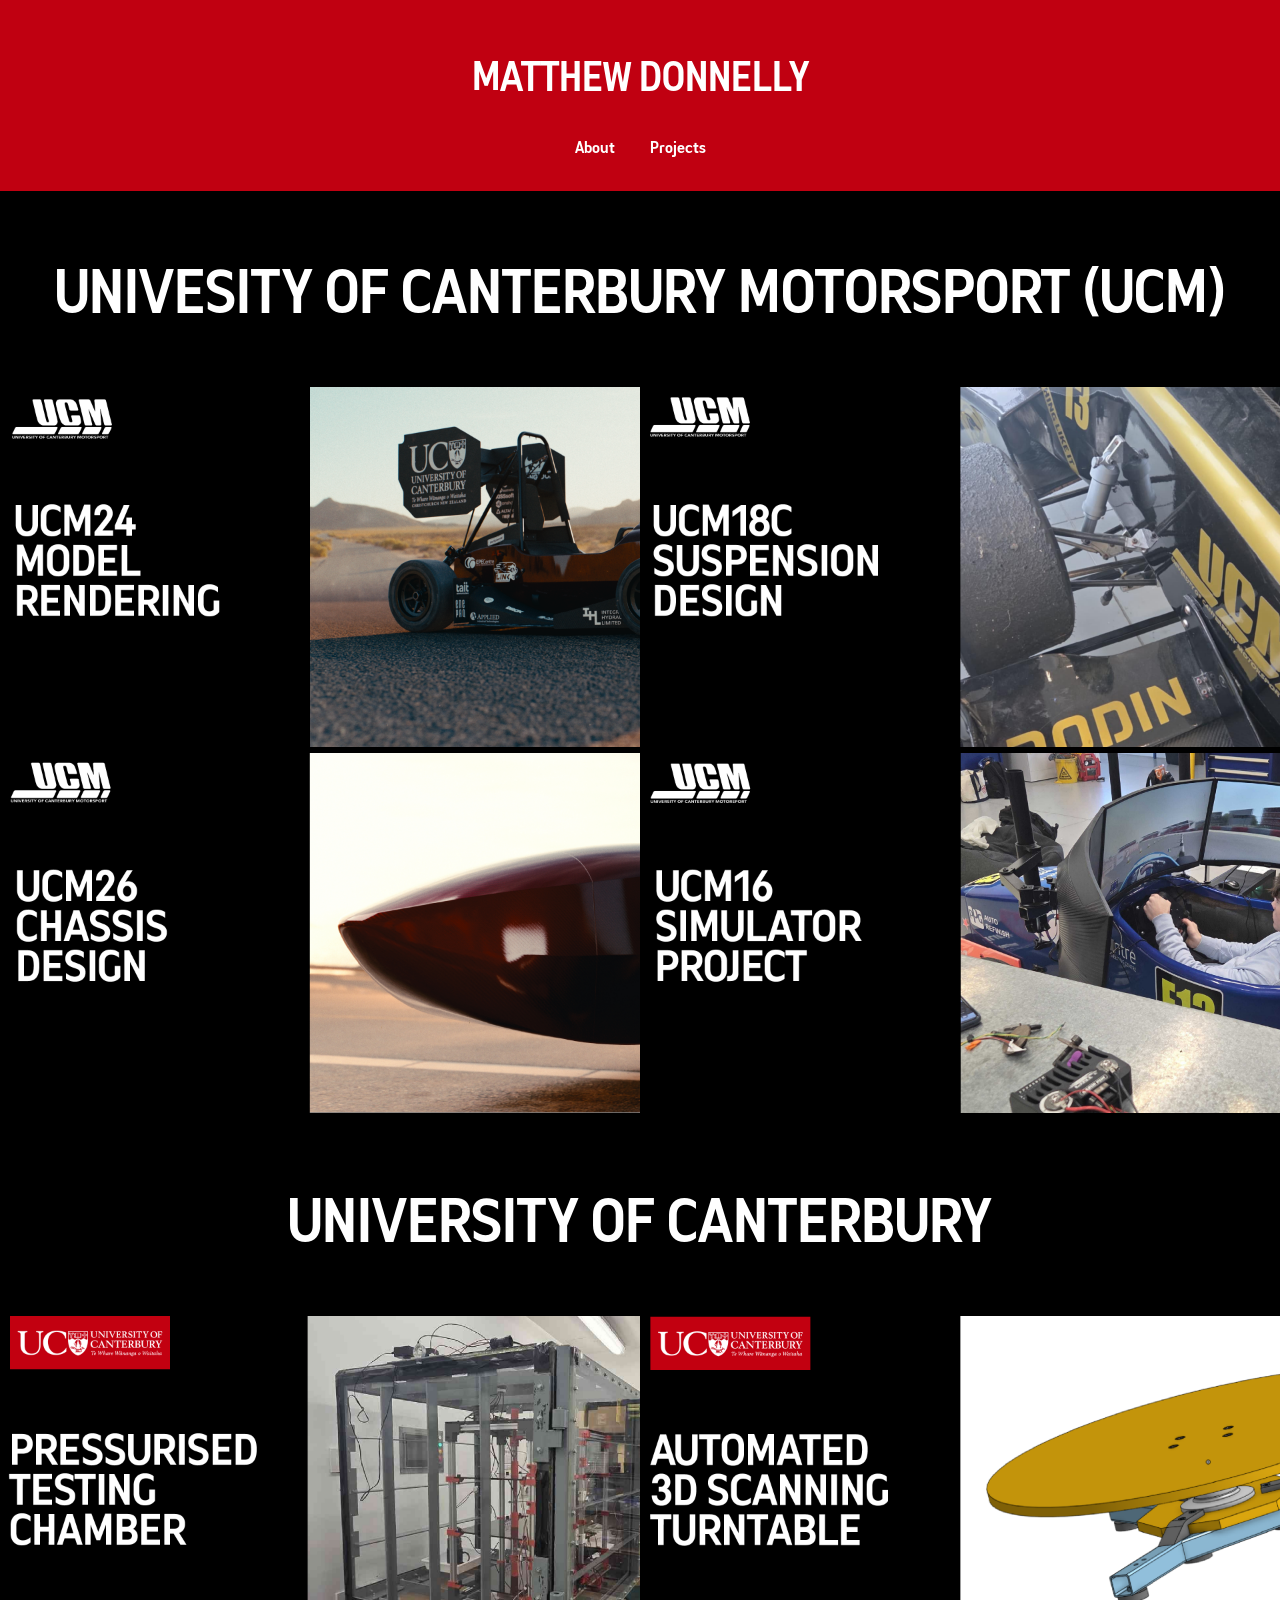
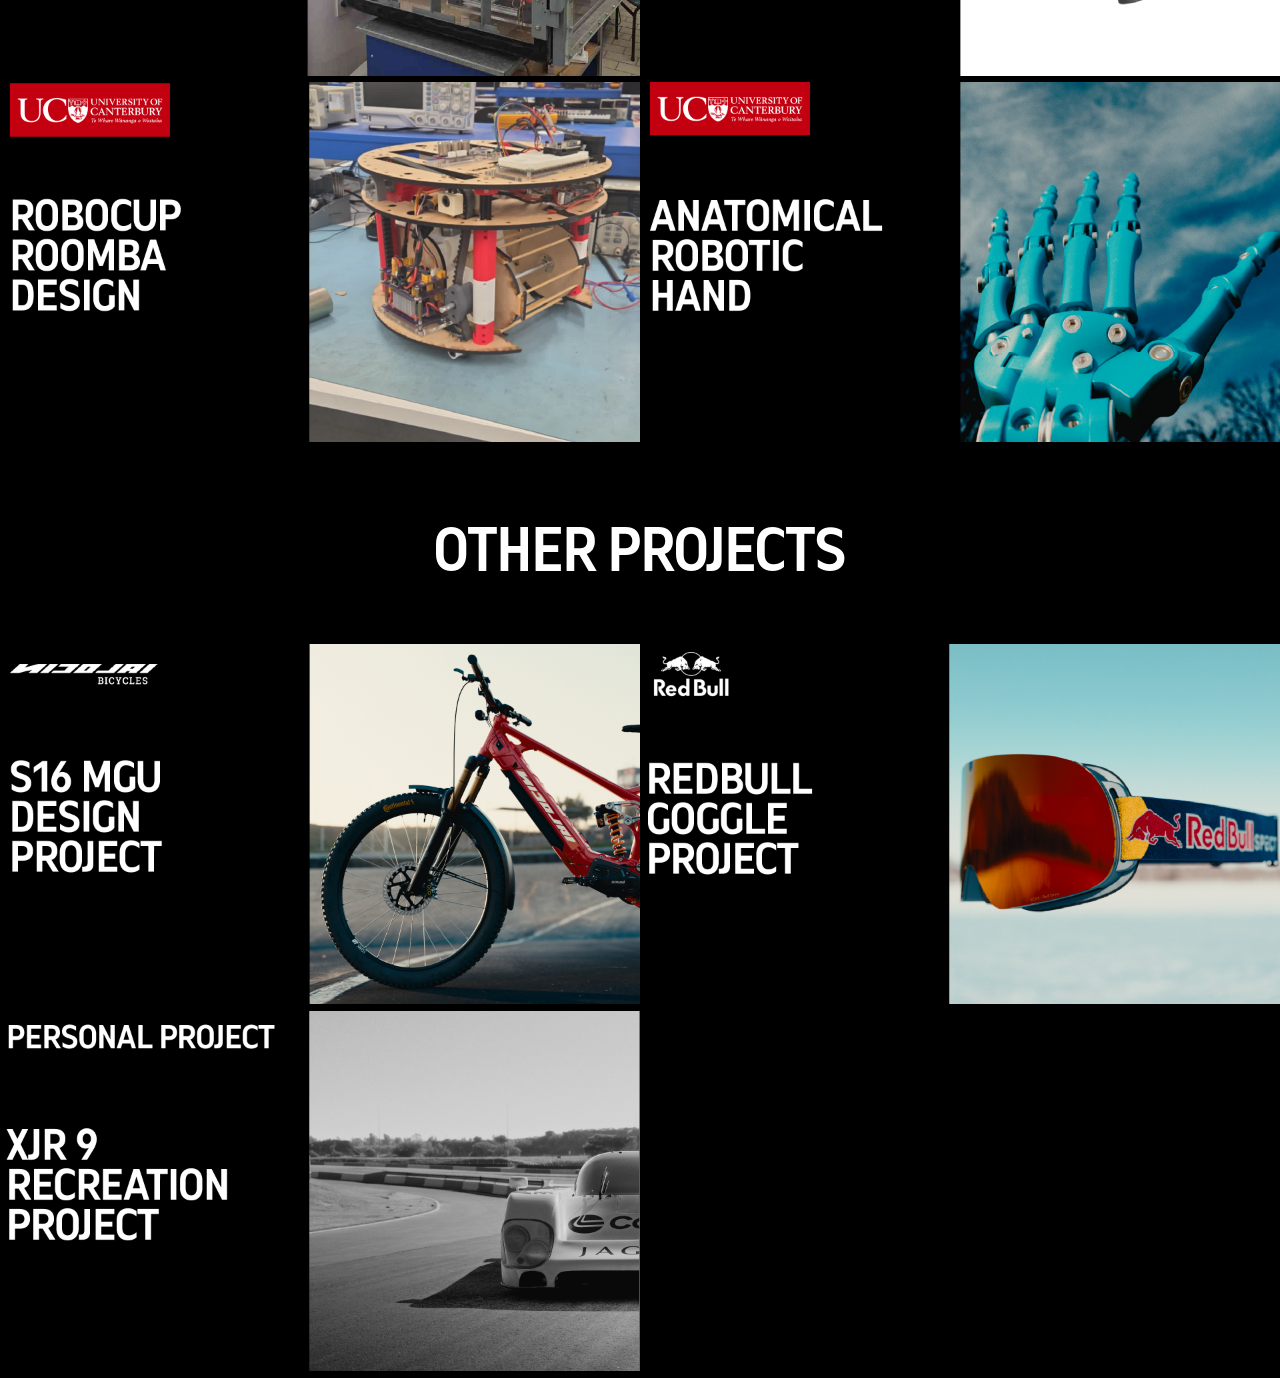
<file: index.html>
<!DOCTYPE html>
<html lang="en">
<head>
    <meta charset="UTF-8">
    <meta name="viewport" content="width=device-width, initial-scale=1.0, user-scalable=no">
    <title>Matthew Donnelly - Mechatronics Engineer and Designer</title>
    <!-- Link to your CSS file -->
    <style>
        @font-face {
  font-family: AndanteDisplayBold;
  src: url(AndanteDisplay-Bold.woff);
}

@font-face {
  font-family: RobotoMono-Regular;
  src: url(RobotoMono-Regular.woff);
}


body {
    font-family: RobotoMono-Regular;
    margin: 0;
    padding: 0;
    line-height: 1.6;
    color: #ffffff;
    background-color: black;
}

.column {
  float: left;
  width: 50%;
  margin: 0;
  display:block;
}

.Image_cont {
    position: relative;

}

.outside {
    position: absolute;
    transition: .3s;
    opacity: 0%;
}

.outside:hover {
    opacity: 100%;
}
.inside {
  width: 100%;
}

.centred {
    text-align: center;
}

.row::after {
  content: "";
  padding: 0;
  margin: 0;
  display:table;
  clear: both;
}

h1 {
    font-size: 90px;
    text-align: center;
}

h2 {
    font-family: AndanteDisplayBold;
    font-size: 60px;
    text-align: center;
}
header {
    background-color: #c00011;
    color: #fff;
    font-family: AndanteDisplayBold;
    text-align: center;
    padding: 1em;
}

.Title {
    font-family: AndanteDisplayBold;
    font-size: 40px;
    color:#ffffff
}

nav ul {
    list-style: none;
    padding: 0;
}

nav ul li {
    display: inline;
    margin: 0 1em;
}

nav a {
    color: #fff;
    text-decoration: none;
}

section {
    padding: 2em;
    max-width: 800px;
    margin: 0 auto;
}

#projects article {
    margin-bottom: 2em;
    border-bottom: 1px solid #ccc;
    padding-bottom: 1em;
}
</style>
</head>
<body>
<header>
<!-- Header - need to change later -->
<h1 class="Title">MATTHEW DONNELLY</h1>
    <nav>
        <ul>
            <li><a href="about.html">About</a></li>
            <li><a href="index.html">Projects</a></li>
        </ul>
    </nav>
</header>
<!-- Images for UCM-->
<h2> UNIVESITY OF CANTERBURY MOTORSPORT (UCM)</h2>
<div class="row">
    <div class="column">
        <div class="Image_cont">
            <a href="Portfolio_1.html">
                <img src="Images/Red Images/1x/Artboard 1.png"  style="width:100%" class="outside">
            </a>
            <img src="Images/1x/Artboard 1.png"  style="width:100%" class="inside">
        </div>
        <div class="Image_cont">
            <a href="Portfolio_3.html">
                <img src="Images/Red Images/1x/Artboard 3.png"  style="width:100%" class="outside" >
            </a>
            <img src="Images/1x/Artboard 3.png"  style="width:100%" class="inside">
        </div>
    </div>
    <div class="column">
        <div class="Image_cont">
            <a href="Portfolio_2.html">
                <img src="Images/Red Images/1x/Artboard 2.png"  style="width:100%" class="outside">
            </a>
            <img src="Images/1x/Artboard 2.png"  style="width:100%" class="inside">
        </div>
        <div class="Image_cont">
            <a href="Portfolio_4.html">
                <img src="Images/Red Images/1x/Artboard 4.png"  style="width:100%" class="outside">
            </a>
            <img src="Images/1x/Artboard 4.png"  style="width:100%"  class="inside">
        </div>
    </div>
</div>

<h2> UNIVERSITY OF CANTERBURY</h2>
<div class="row">
    <div class="column">
        <div class="Image_cont">
            <img src="Images/Red Images/1x/Artboard 5.png"  style="width:100%" class="outside">
            <img src="Images/1x/Artboard 5.png"  style="width:100%" class="inside">
        </div>
        <div class="Image_cont">
            <!-- Roomba-->
            <a href="Portfolio_8.html">
                <img src="Images/Red Images/1x/Artboard 8.png"  style="width:100%" class="outside" >
            </a>
            <img src="Images/1x/Artboard 8.png"  style="width:100%" class="inside">
        </div>
    </div>
    <div class="column">
        <div class="Image_cont">
            <img src="Images/Red Images/1x/Artboard 10.png"  style="width:100%" class="outside">
            <img src="Images/1x/Artboard 10.png"  style="width:100%" class="inside">
        </div>
        <div class="Image_cont">
            <img src="Images/Red Images/1x/Artboard 6.png"  style="width:100%" class="outside">
            <img src="Images/1x/Artboard 6.png"  style="width:100%"  class="inside">
        </div>
    </div>
</div>

<h2> OTHER PROJECTS</h2>
<div class="row">
    <div class="column">
        <div class="Image_cont">
            <!-- Nicolai Bikes-->
            <a href="Portfolio_9.html">
                <img src="Images/Red Images/1x/Artboard 12.png"  style="width:100%" class="outside">
            </a>
            <img src="Images/1x/Artboard 12.png"  style="width:100%" class="inside">
        </div>
        <div class="Image_cont">
            <!-- XJR 9-->
             <a href="Portfolio_7.html">
                <img src="Images/Red Images/1x/Artboard 7.png"  style="width:100%" class="outside" >
             </a>
            
            <img src="Images/1x/Artboard 7.png"  style="width:100%" class="inside">
        </div>
    </div>
    <div class="column">
        <!-- Redbull-->
        <div class="Image_cont">
            <a href="Portfolio_11.html">
                <img src="Images/Red Images/1x/Artboard 11.png"  style="width:100%" class="outside">
            </a>
            <img src="Images/1x/Artboard 11.png"  style="width:100%" class="inside">
        </div>
        <div class="Image_cont">
        </div>
    </div>
</div>


</body>
</html>
</file>
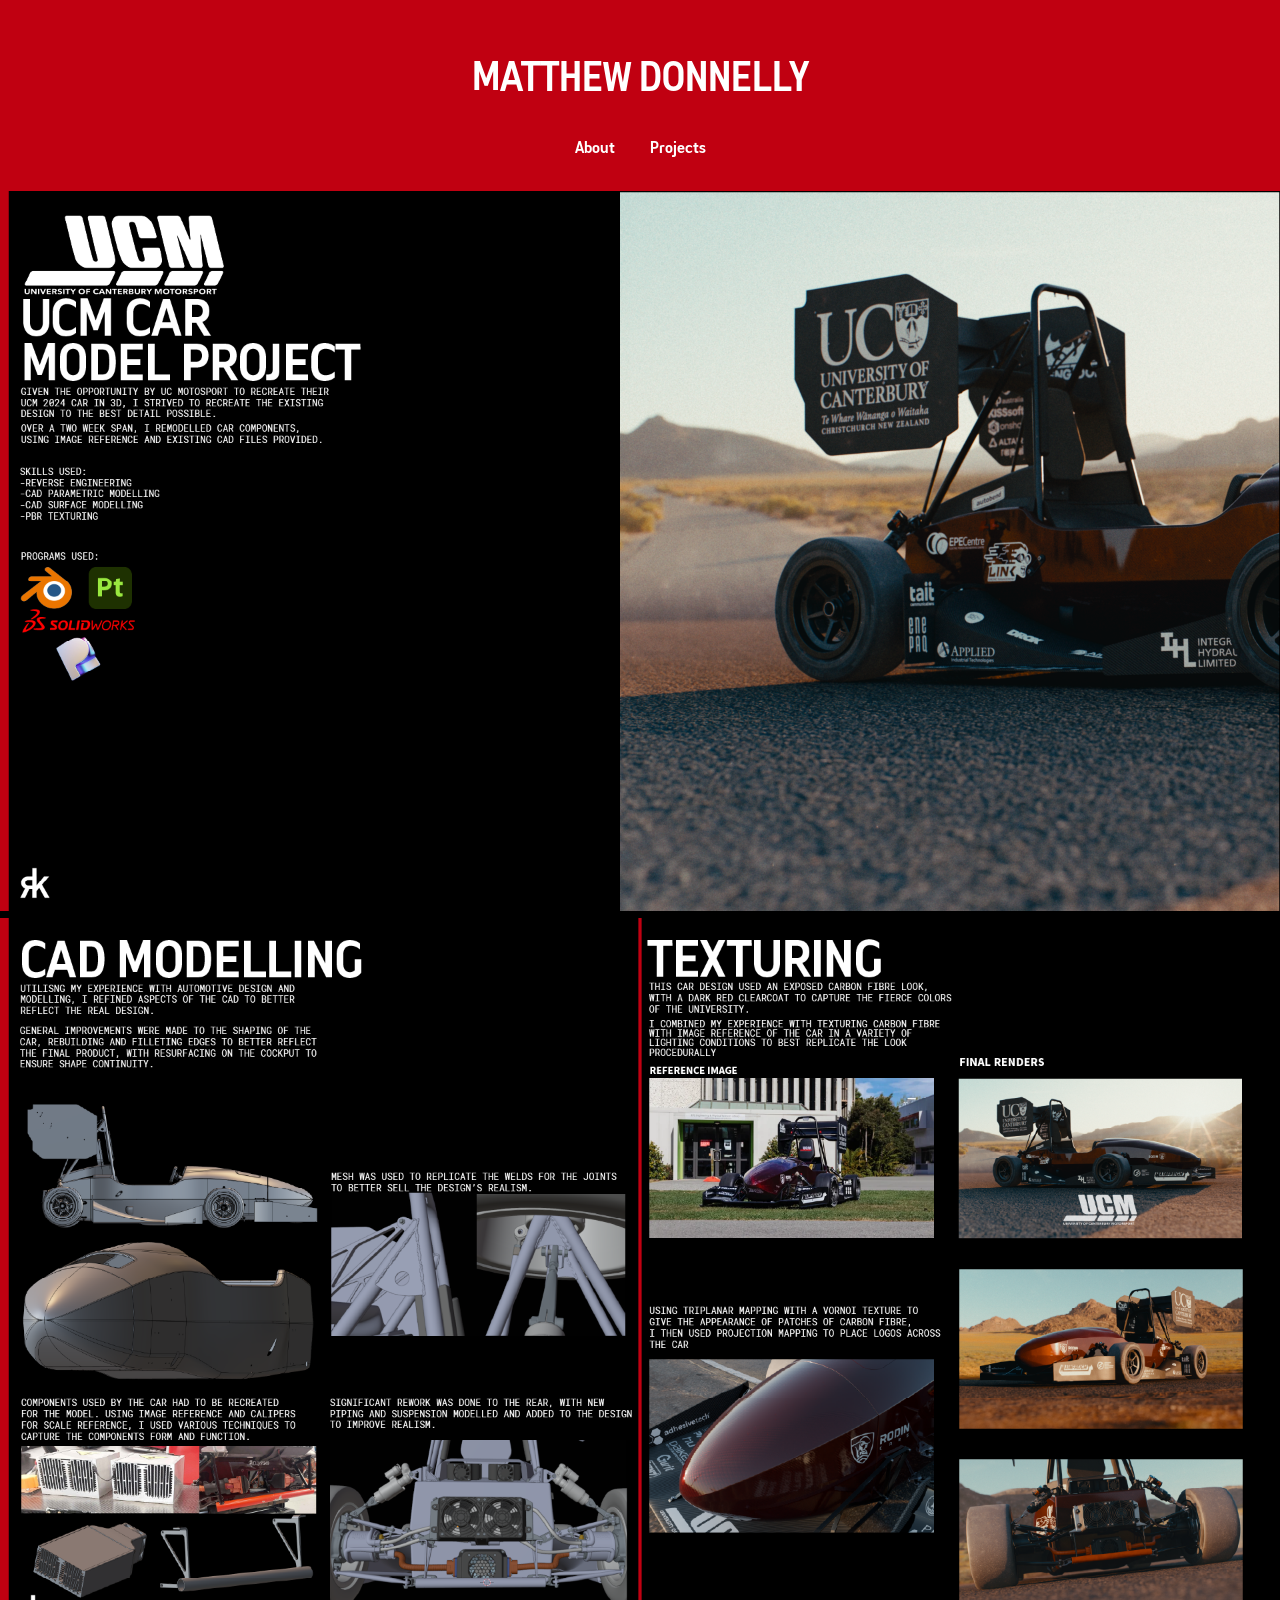
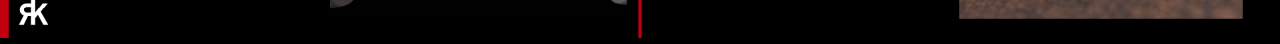
<file: Portfolio_1.html>
<!DOCTYPE html>
<html lang="en">
<head>
    <meta charset="UTF-8">
    <meta name="viewport" content="width=device-width, initial-scale=1.0, user-scalable=no">
    <title>Matthew Donnelly - Mechatronics Engineer and Designer</title>
    <!-- Link to your CSS file -->
    <style>
        @font-face {
  font-family: AndanteDisplayBold;
  src: url(AndanteDisplay-Bold.woff);
}

@font-face {
  font-family: RobotoMono-Regular;
  src: url(RobotoMono-Regular.woff);
}


body {
    font-family: RobotoMono-Regular;
    margin: 0;
    padding: 0;
    line-height: 1.6;
    color: #ffffff;
    background-color: black;
}

.column {
  float: left;
  width: 50%;
  margin: 0;
  display:block;
}

.Image_cont {
    position: relative;

}

.outside {
    position: absolute;
    transition: .3s;
    opacity: 0%;
}

.outside:hover {
    opacity: 100%;
}
.inside {
  width: 100%;
}

.centred {
    text-align: center;
}

.row::after {
  content: "";
  padding: 0;
  margin: 0;
  display:table;
  clear: both;
}

h1 {
    font-size: 90px;
    text-align: center;
}

h2 {
    font-family: AndanteDisplayBold;
    font-size: 60px;
    text-align: center;
}
header {
    background-color: #c00011;
    color: #fff;
    font-family: AndanteDisplayBold;
    text-align: center;
    padding: 1em;
}

.Title {
    font-family: AndanteDisplayBold;
    font-size: 40px;
    color:#ffffff
}

nav ul {
    list-style: none;
    padding: 0;
}

nav ul li {
    display: inline;
    margin: 0 1em;
}

nav a {
    color: #fff;
    text-decoration: none;
}

section {
    padding: 2em;
    max-width: 800px;
    margin: 0 auto;
}

#projects article {
    margin-bottom: 2em;
    border-bottom: 1px solid #ccc;
    padding-bottom: 1em;
}
</style>    
</head>
<body>
<header>
<!-- Header - need to change later -->
<h1 class="Title">MATTHEW DONNELLY</h1>
    <nav>
        <ul>
            <li><a href="about.html">About</a></li>
            <li><a href="index.html">Projects</a></li>
        </ul>
    </nav>
</header>

<img src="Images/Portfolio Pieces/No1/1x/Artboard 1.png"  style="width:100%">
<img src="Images/Portfolio Pieces/No1/1x/Artboard 2.png"  style="width:100%">


</body>
</html>
</file>
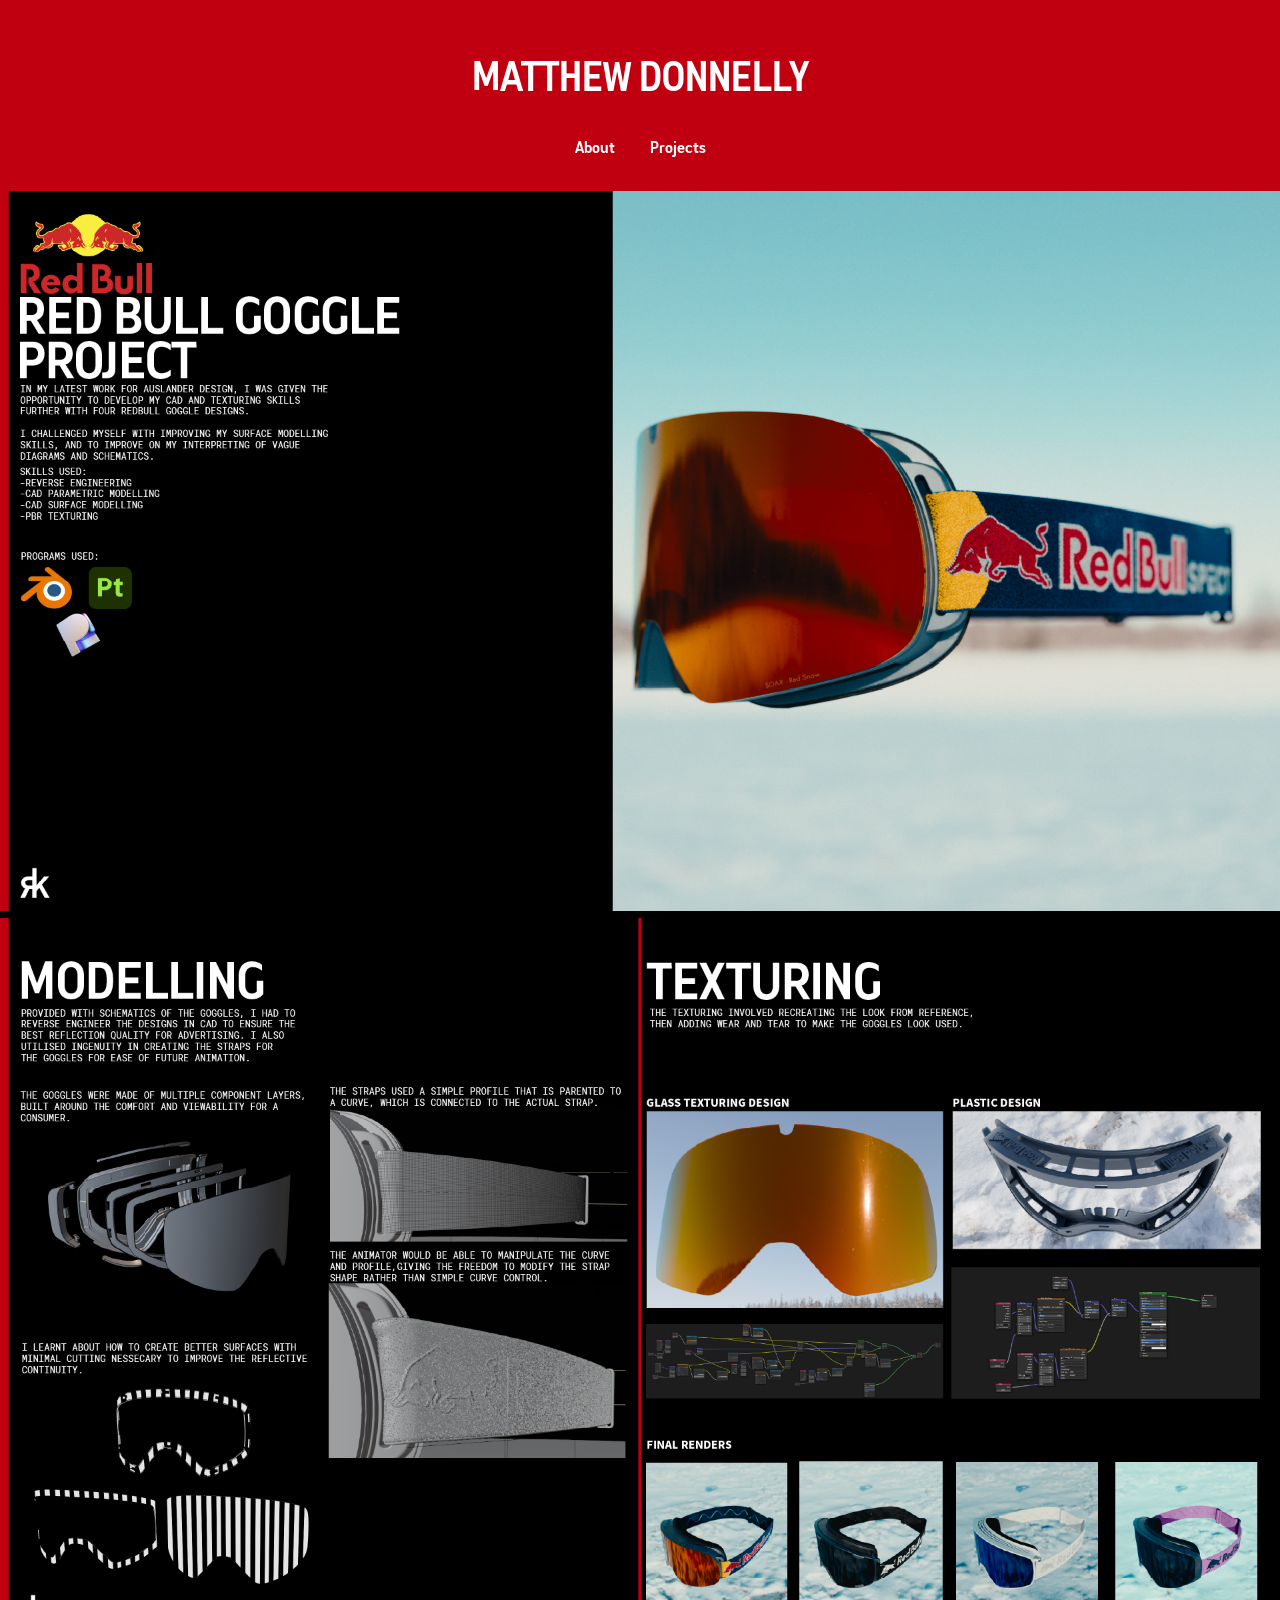
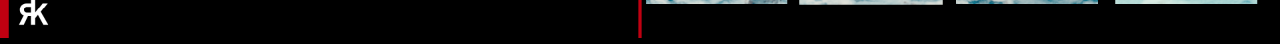
<file: Portfolio_11.html>
<!DOCTYPE html>
<html lang="en">
<head>
    <meta charset="UTF-8">
    <meta name="viewport" content="width=device-width, initial-scale=1.0, user-scalable=no">
    <title>Matthew Donnelly - Mechatronics Engineer and Designer</title>
    <!-- Link to your CSS file -->
    <style>
        @font-face {
  font-family: AndanteDisplayBold;
  src: url(AndanteDisplay-Bold.woff);
}

@font-face {
  font-family: RobotoMono-Regular;
  src: url(RobotoMono-Regular.woff);
}


body {
    font-family: RobotoMono-Regular;
    margin: 0;
    padding: 0;
    line-height: 1.6;
    color: #ffffff;
    background-color: black;
}

.column {
  float: left;
  width: 50%;
  margin: 0;
  display:block;
}

.Image_cont {
    position: relative;

}

.outside {
    position: absolute;
    transition: .3s;
    opacity: 0%;
}

.outside:hover {
    opacity: 100%;
}
.inside {
  width: 100%;
}

.centred {
    text-align: center;
}

.row::after {
  content: "";
  padding: 0;
  margin: 0;
  display:table;
  clear: both;
}

h1 {
    font-size: 90px;
    text-align: center;
}

h2 {
    font-family: AndanteDisplayBold;
    font-size: 60px;
    text-align: center;
}
header {
    background-color: #c00011;
    color: #fff;
    font-family: AndanteDisplayBold;
    text-align: center;
    padding: 1em;
}

.Title {
    font-family: AndanteDisplayBold;
    font-size: 40px;
    color:#ffffff
}

nav ul {
    list-style: none;
    padding: 0;
}

nav ul li {
    display: inline;
    margin: 0 1em;
}

nav a {
    color: #fff;
    text-decoration: none;
}

section {
    padding: 2em;
    max-width: 800px;
    margin: 0 auto;
}

#projects article {
    margin-bottom: 2em;
    border-bottom: 1px solid #ccc;
    padding-bottom: 1em;
}
</style>
</head>
<body>
<header>
<!-- Header - need to change later -->
<h1 class="Title">MATTHEW DONNELLY</h1>
    <nav>
        <ul>
            <li><a href="#about.html">About</a></li>
            <li><a href="index.html">Projects</a></li>

        </ul>
    </nav>
</header>

<img src="Images/Portfolio Pieces/No11/1x/Artboard 1.png"  style="width:100%">
<img src="Images/Portfolio Pieces/No11/1x/Artboard 2.png"  style="width:100%">

</body>
</html>
</file>
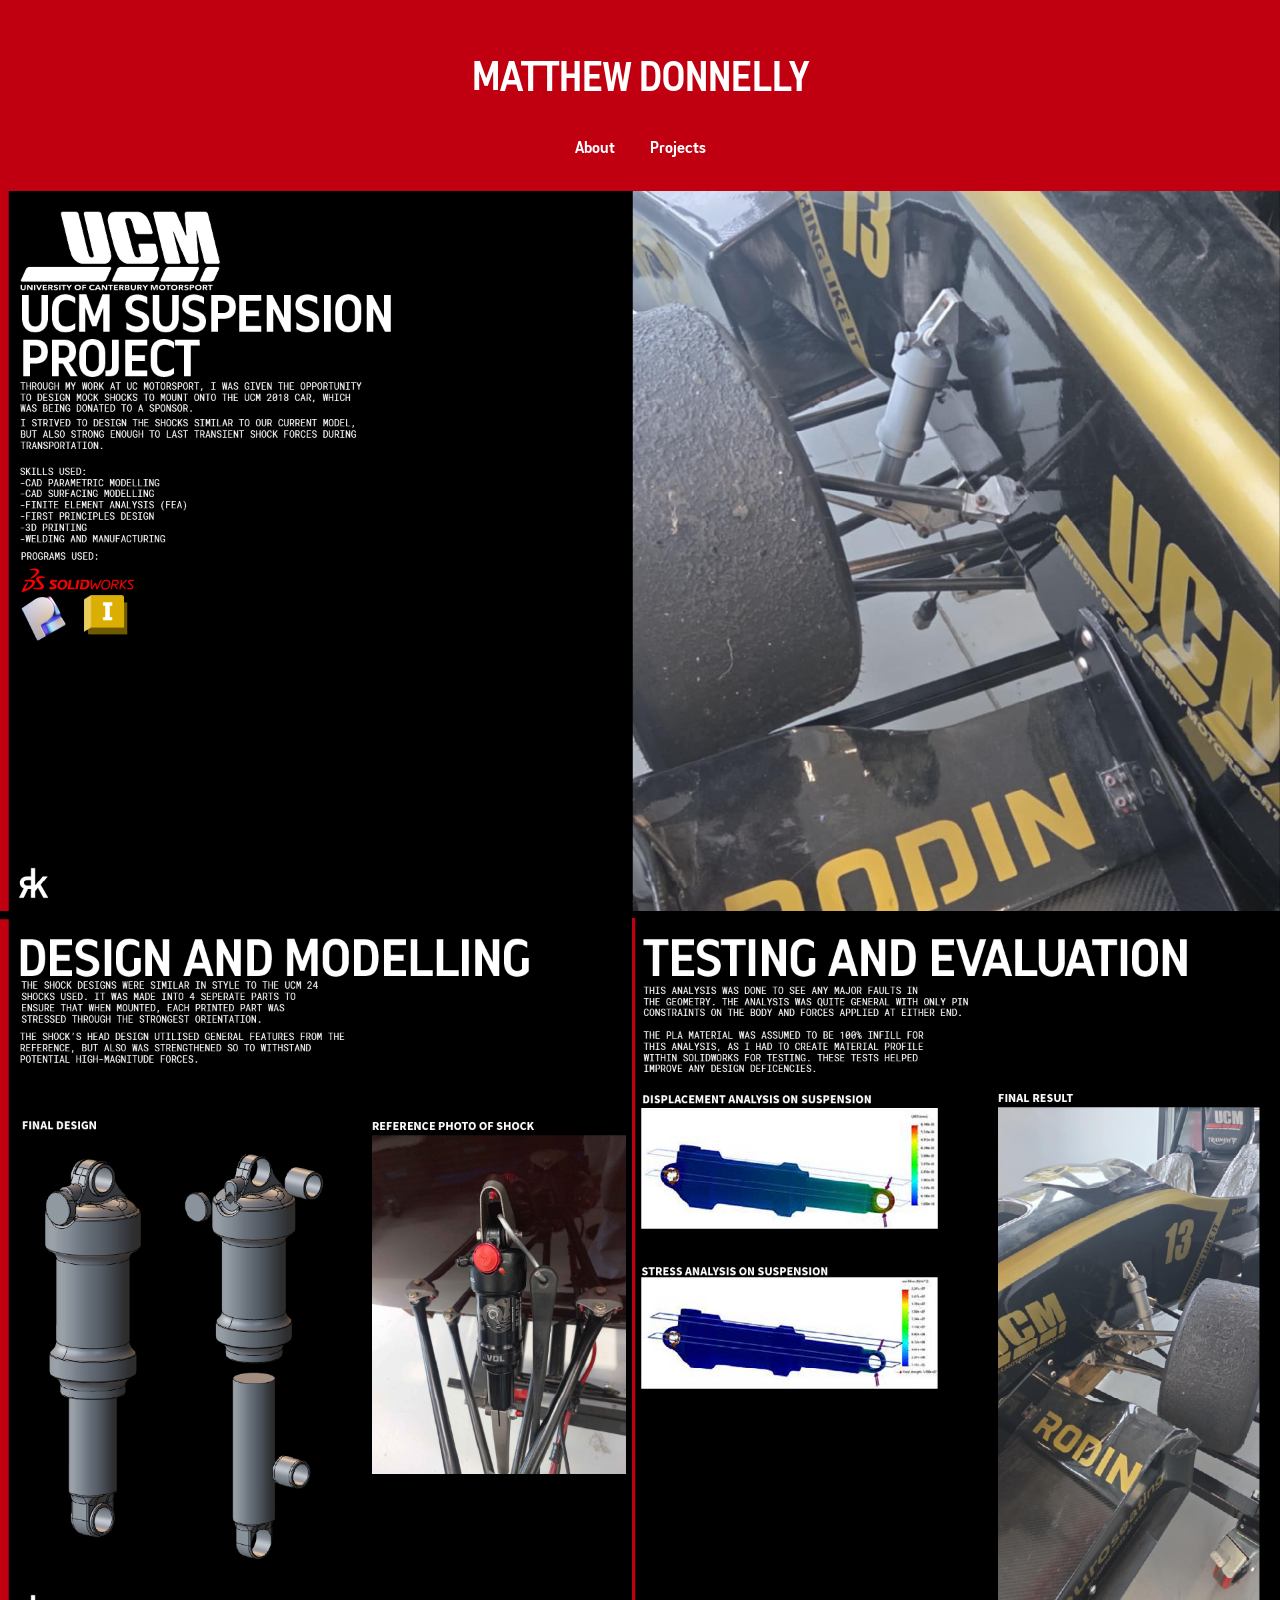
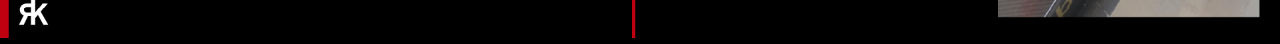
<file: Portfolio_2.html>
<!DOCTYPE html>
<html lang="en">

<head>
    <meta charset="UTF-8">
    <meta name="viewport" content="width=device-width, initial-scale=1.0, user-scalable=no">
    <title>Matthew Donnelly - Mechatronics Engineer and Designer</title>
    <!-- Link to your CSS file -->
    <style>
        @font-face {
  font-family: AndanteDisplayBold;
  src: url(AndanteDisplay-Bold.woff);
}

@font-face {
  font-family: RobotoMono-Regular;
  src: url(RobotoMono-Regular.woff);
}


body {
    font-family: RobotoMono-Regular;
    margin: 0;
    padding: 0;
    line-height: 1.6;
    color: #ffffff;
    background-color: black;
}

.column {
  float: left;
  width: 50%;
  margin: 0;
  display:block;
}

.Image_cont {
    position: relative;

}

.outside {
    position: absolute;
    transition: .3s;
    opacity: 0%;
}

.outside:hover {
    opacity: 100%;
}
.inside {
  width: 100%;
}

.centred {
    text-align: center;
}

.row::after {
  content: "";
  padding: 0;
  margin: 0;
  display:table;
  clear: both;
}

h1 {
    font-size: 90px;
    text-align: center;
}

h2 {
    font-family: AndanteDisplayBold;
    font-size: 60px;
    text-align: center;
}
header {
    background-color: #c00011;
    color: #fff;
    font-family: AndanteDisplayBold;
    text-align: center;
    padding: 1em;
}

.Title {
    font-family: AndanteDisplayBold;
    font-size: 40px;
    color:#ffffff
}

nav ul {
    list-style: none;
    padding: 0;
}

nav ul li {
    display: inline;
    margin: 0 1em;
}

nav a {
    color: #fff;
    text-decoration: none;
}

section {
    padding: 2em;
    max-width: 800px;
    margin: 0 auto;
}

#projects article {
    margin-bottom: 2em;
    border-bottom: 1px solid #ccc;
    padding-bottom: 1em;
}
</style>
</head>
<body>
<header>
<!-- Header - need to change later -->
<h1 class="Title">MATTHEW DONNELLY</h1>
    <nav>
        <ul>
            <li><a href="about.html">About</a></li>
            <li><a href="index.html">Projects</a></li>
        </ul>
    </nav>
</header>

<img src="Images/Portfolio Pieces/No2/1x/Artboard 1.png"  style="width:100%">
<img src="Images/Portfolio Pieces/No2/1x/Artboard 2.png"  style="width:100%">


</body>
</html>
</file>
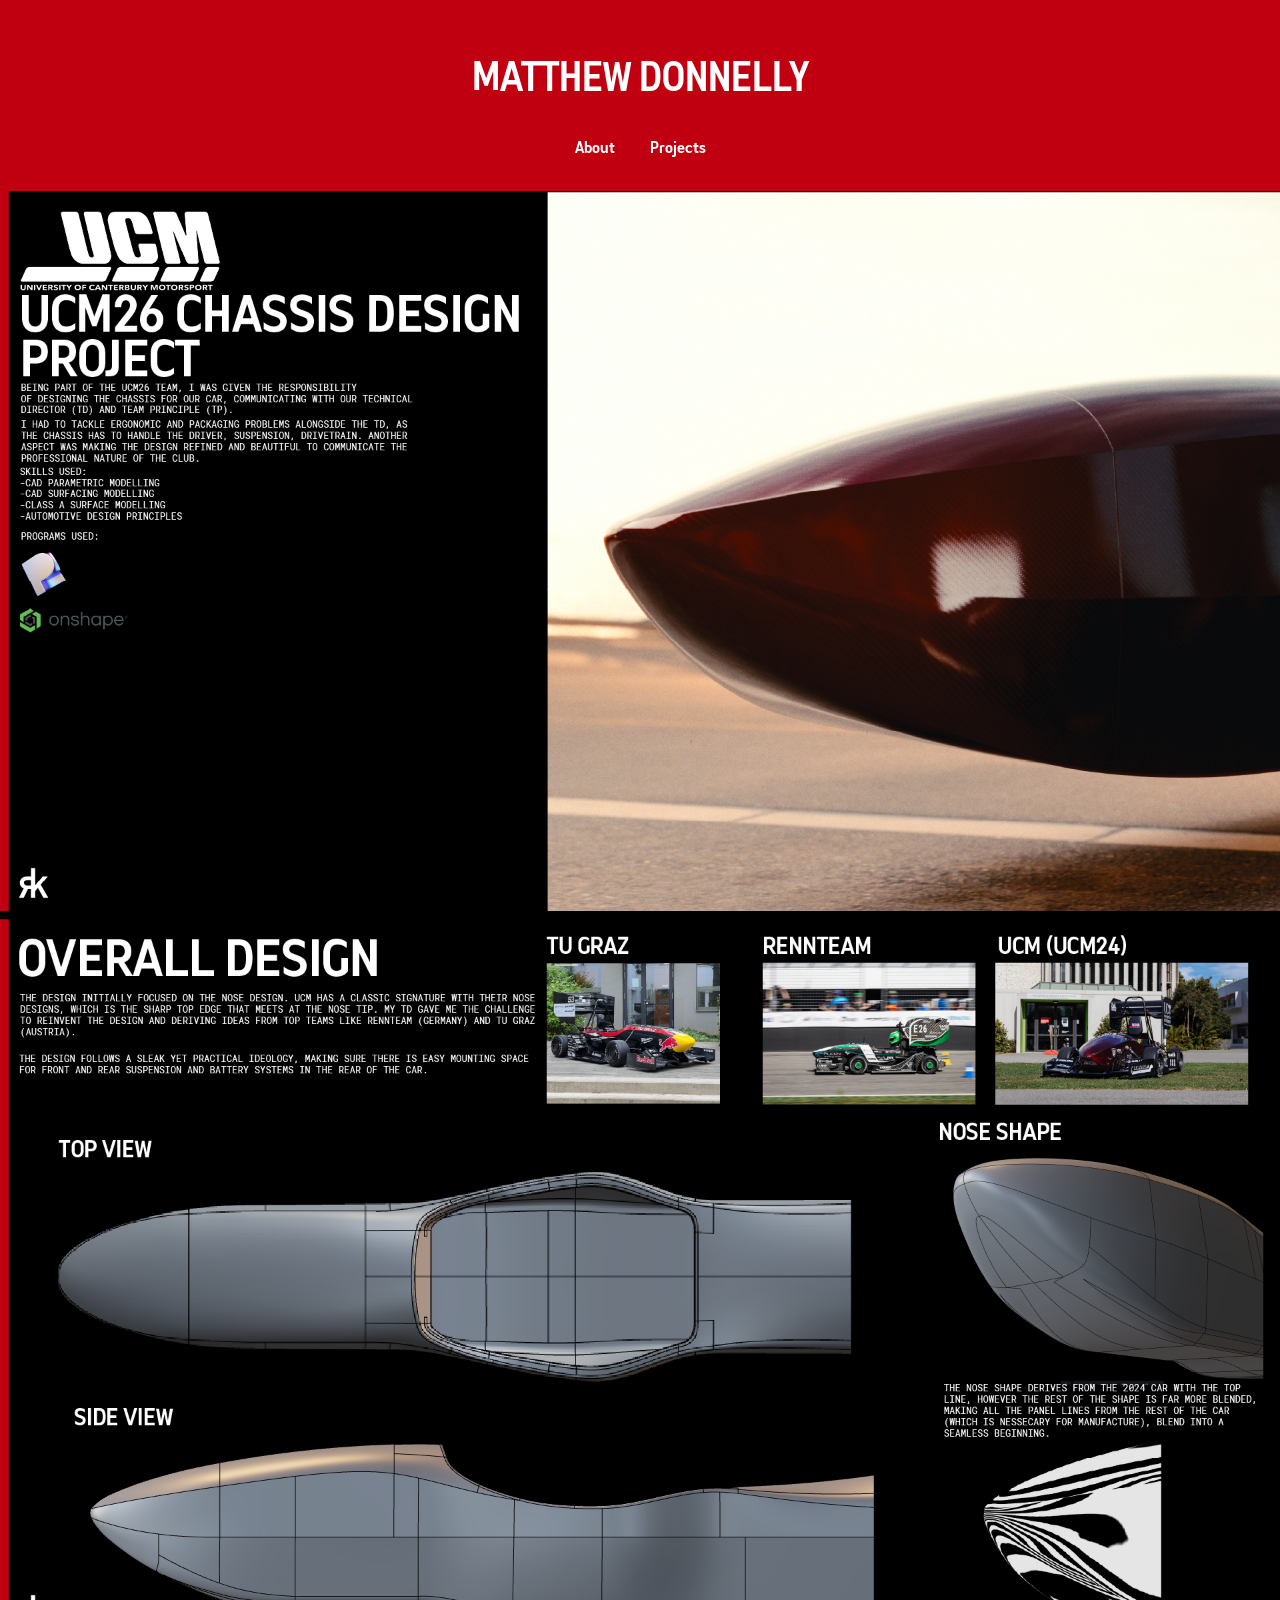
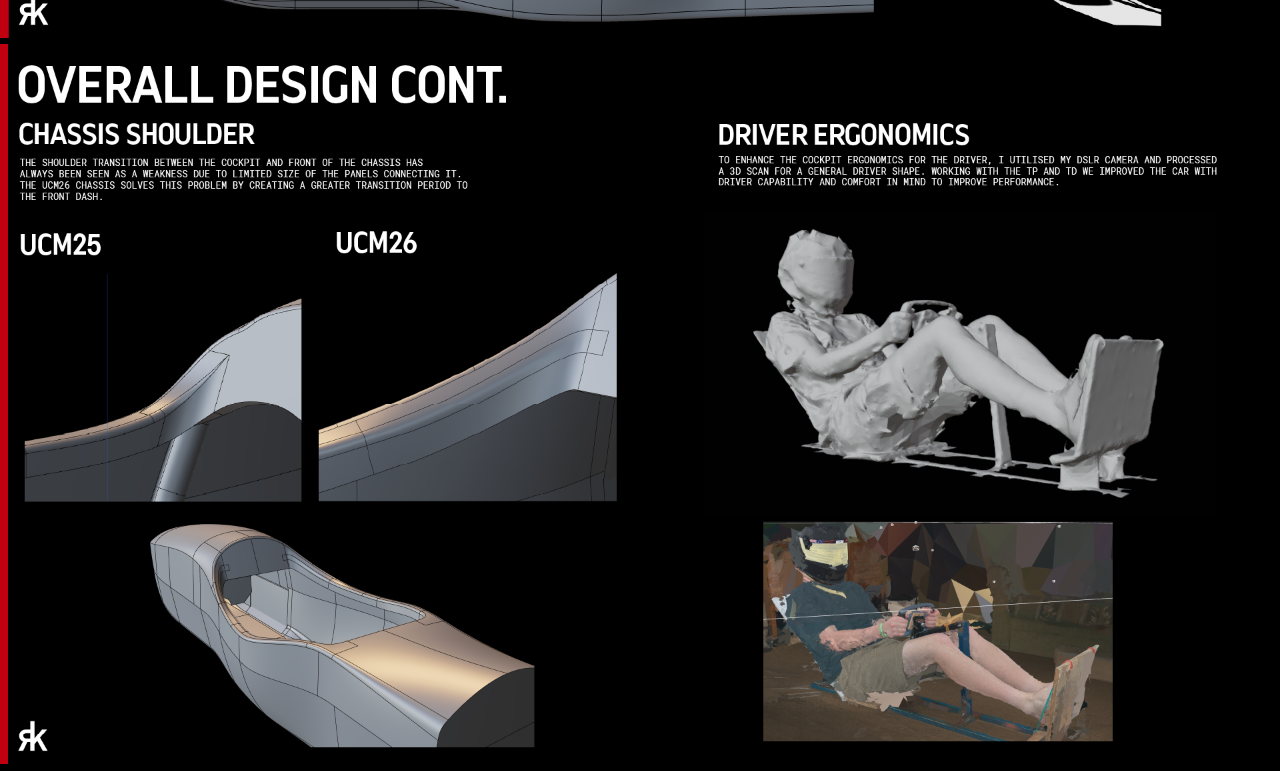
<file: Portfolio_3.html>
<!DOCTYPE html>
<html lang="en">

<head>
    <meta charset="UTF-8">
    <meta name="viewport" content="width=device-width, initial-scale=1.0, user-scalable=no">
    <title>Matthew Donnelly - Mechatronics Engineer and Designer</title>
    <!-- Link to your CSS file -->
    <style>
        @font-face {
  font-family: AndanteDisplayBold;
  src: url(AndanteDisplay-Bold.woff);
}

@font-face {
  font-family: RobotoMono-Regular;
  src: url(RobotoMono-Regular.woff);
}


body {
    font-family: RobotoMono-Regular;
    margin: 0;
    padding: 0;
    line-height: 1.6;
    color: #ffffff;
    background-color: black;
}

.column {
  float: left;
  width: 50%;
  margin: 0;
  display:block;
}

.Image_cont {
    position: relative;

}

.outside {
    position: absolute;
    transition: .3s;
    opacity: 0%;
}

.outside:hover {
    opacity: 100%;
}
.inside {
  width: 100%;
}

.centred {
    text-align: center;
}

.row::after {
  content: "";
  padding: 0;
  margin: 0;
  display:table;
  clear: both;
}

h1 {
    font-size: 90px;
    text-align: center;
}

h2 {
    font-family: AndanteDisplayBold;
    font-size: 60px;
    text-align: center;
}
header {
    background-color: #c00011;
    color: #fff;
    font-family: AndanteDisplayBold;
    text-align: center;
    padding: 1em;
}

.Title {
    font-family: AndanteDisplayBold;
    font-size: 40px;
    color:#ffffff
}

nav ul {
    list-style: none;
    padding: 0;
}

nav ul li {
    display: inline;
    margin: 0 1em;
}

nav a {
    color: #fff;
    text-decoration: none;
}

section {
    padding: 2em;
    max-width: 800px;
    margin: 0 auto;
}

#projects article {
    margin-bottom: 2em;
    border-bottom: 1px solid #ccc;
    padding-bottom: 1em;
}
</style>
</head>
<body>
<header>
<!-- Header - need to change later -->
<h1 class="Title">MATTHEW DONNELLY</h1>
    <nav>
        <ul>
            <li><a href="about.html">About</a></li>
            <li><a href="index.html">Projects</a></li>

        </ul>
    </nav>
</header>

<img src="Images/Portfolio Pieces/No3/1x/Artboard 1.png"  style="width:100%">
<img src="Images/Portfolio Pieces/No3/1x/Artboard 2.png"  style="width:100%">
<img src="Images/Portfolio Pieces/No3/1x/Artboard 3.png"  style="width:100%">

</body>
</html>
</file>
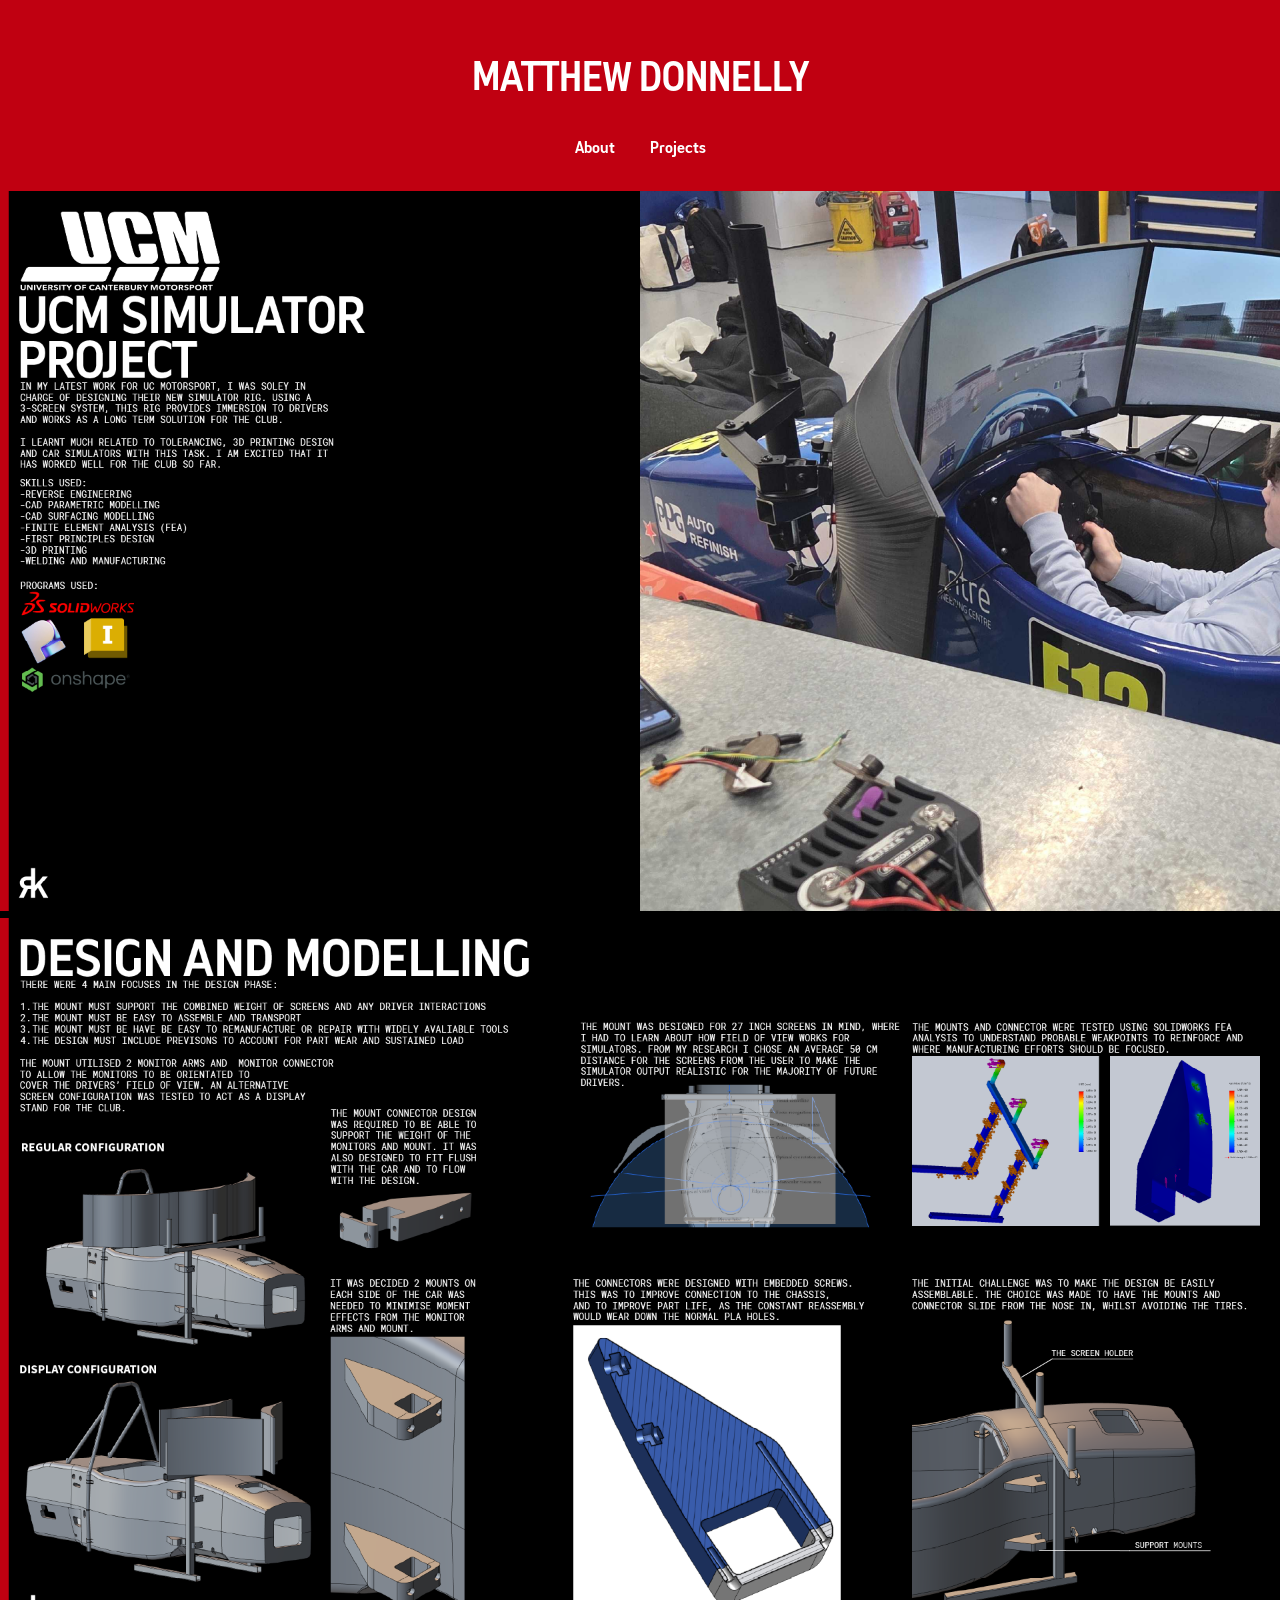
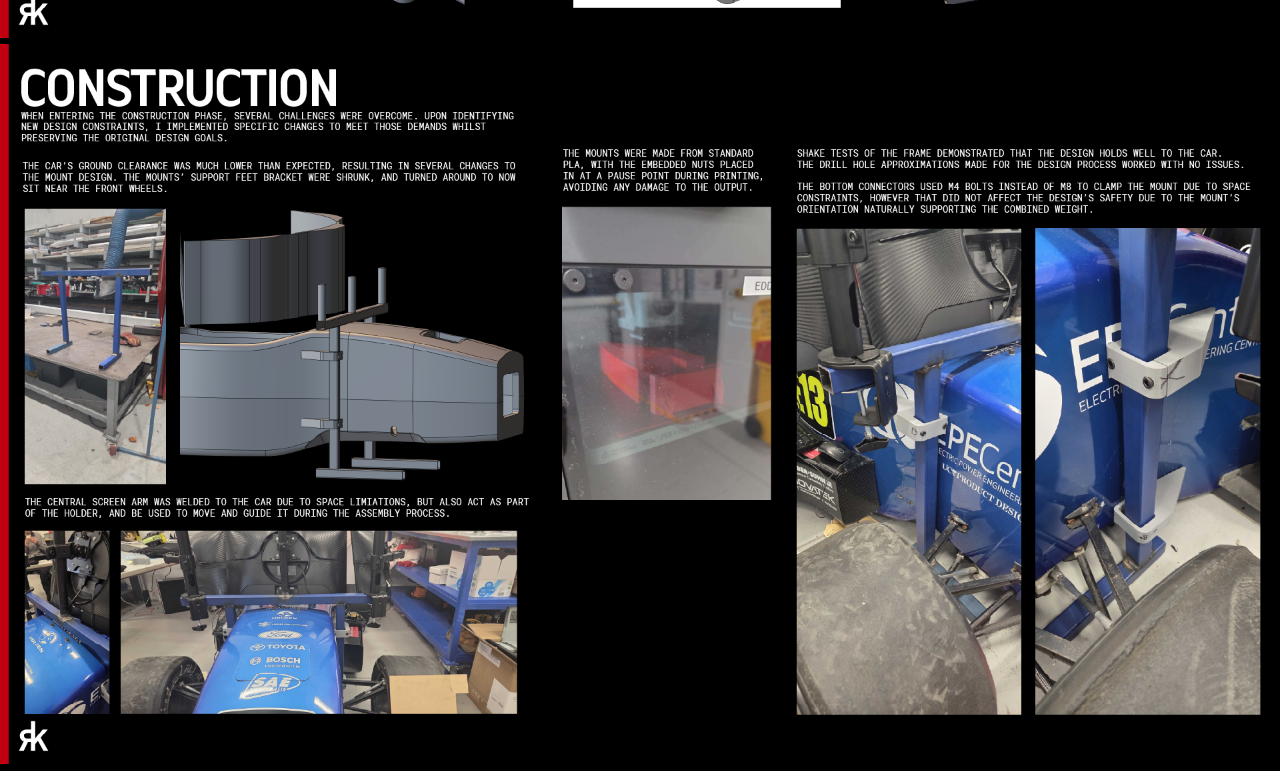
<file: Portfolio_4.html>
<!DOCTYPE html>
<html lang="en">
<head>
    <meta charset="UTF-8">
    <meta name="viewport" content="width=device-width, initial-scale=1.0, user-scalable=no">
    <title>Matthew Donnelly - Mechatronics Engineer and Designer</title>
    <!-- Link to your CSS file -->
    <style>
        @font-face {
  font-family: AndanteDisplayBold;
  src: url(AndanteDisplay-Bold.woff);
}

@font-face {
  font-family: RobotoMono-Regular;
  src: url(RobotoMono-Regular.woff);
}


body {
    font-family: RobotoMono-Regular;
    margin: 0;
    padding: 0;
    line-height: 1.6;
    color: #ffffff;
    background-color: black;
}

.column {
  float: left;
  width: 50%;
  margin: 0;
  display:block;
}

.Image_cont {
    position: relative;

}

.outside {
    position: absolute;
    transition: .3s;
    opacity: 0%;
}

.outside:hover {
    opacity: 100%;
}
.inside {
  width: 100%;
}

.centred {
    text-align: center;
}

.row::after {
  content: "";
  padding: 0;
  margin: 0;
  display:table;
  clear: both;
}

h1 {
    font-size: 90px;
    text-align: center;
}

h2 {
    font-family: AndanteDisplayBold;
    font-size: 60px;
    text-align: center;
}
header {
    background-color: #c00011;
    color: #fff;
    font-family: AndanteDisplayBold;
    text-align: center;
    padding: 1em;
}

.Title {
    font-family: AndanteDisplayBold;
    font-size: 40px;
    color:#ffffff
}

nav ul {
    list-style: none;
    padding: 0;
}

nav ul li {
    display: inline;
    margin: 0 1em;
}

nav a {
    color: #fff;
    text-decoration: none;
}

section {
    padding: 2em;
    max-width: 800px;
    margin: 0 auto;
}

#projects article {
    margin-bottom: 2em;
    border-bottom: 1px solid #ccc;
    padding-bottom: 1em;
}
</style>
</head>
<body>
<header>
<!-- Header - need to change later -->
<h1 class="Title">MATTHEW DONNELLY</h1>
    <nav>
        <ul>
            <li><a href="about.html">About</a></li>
            <li><a href="index.html">Projects</a></li>

        </ul>
    </nav>
</header>

<img src="Images/Portfolio Pieces/No4/1x/Artboard 1.png"  style="width:100%">
<img src="Images/Portfolio Pieces/No4/1x/Artboard 2.png"  style="width:100%">
<img src="Images/Portfolio Pieces/No4/1x/Artboard 3.png"  style="width:100%">

</body>
</html>
</file>
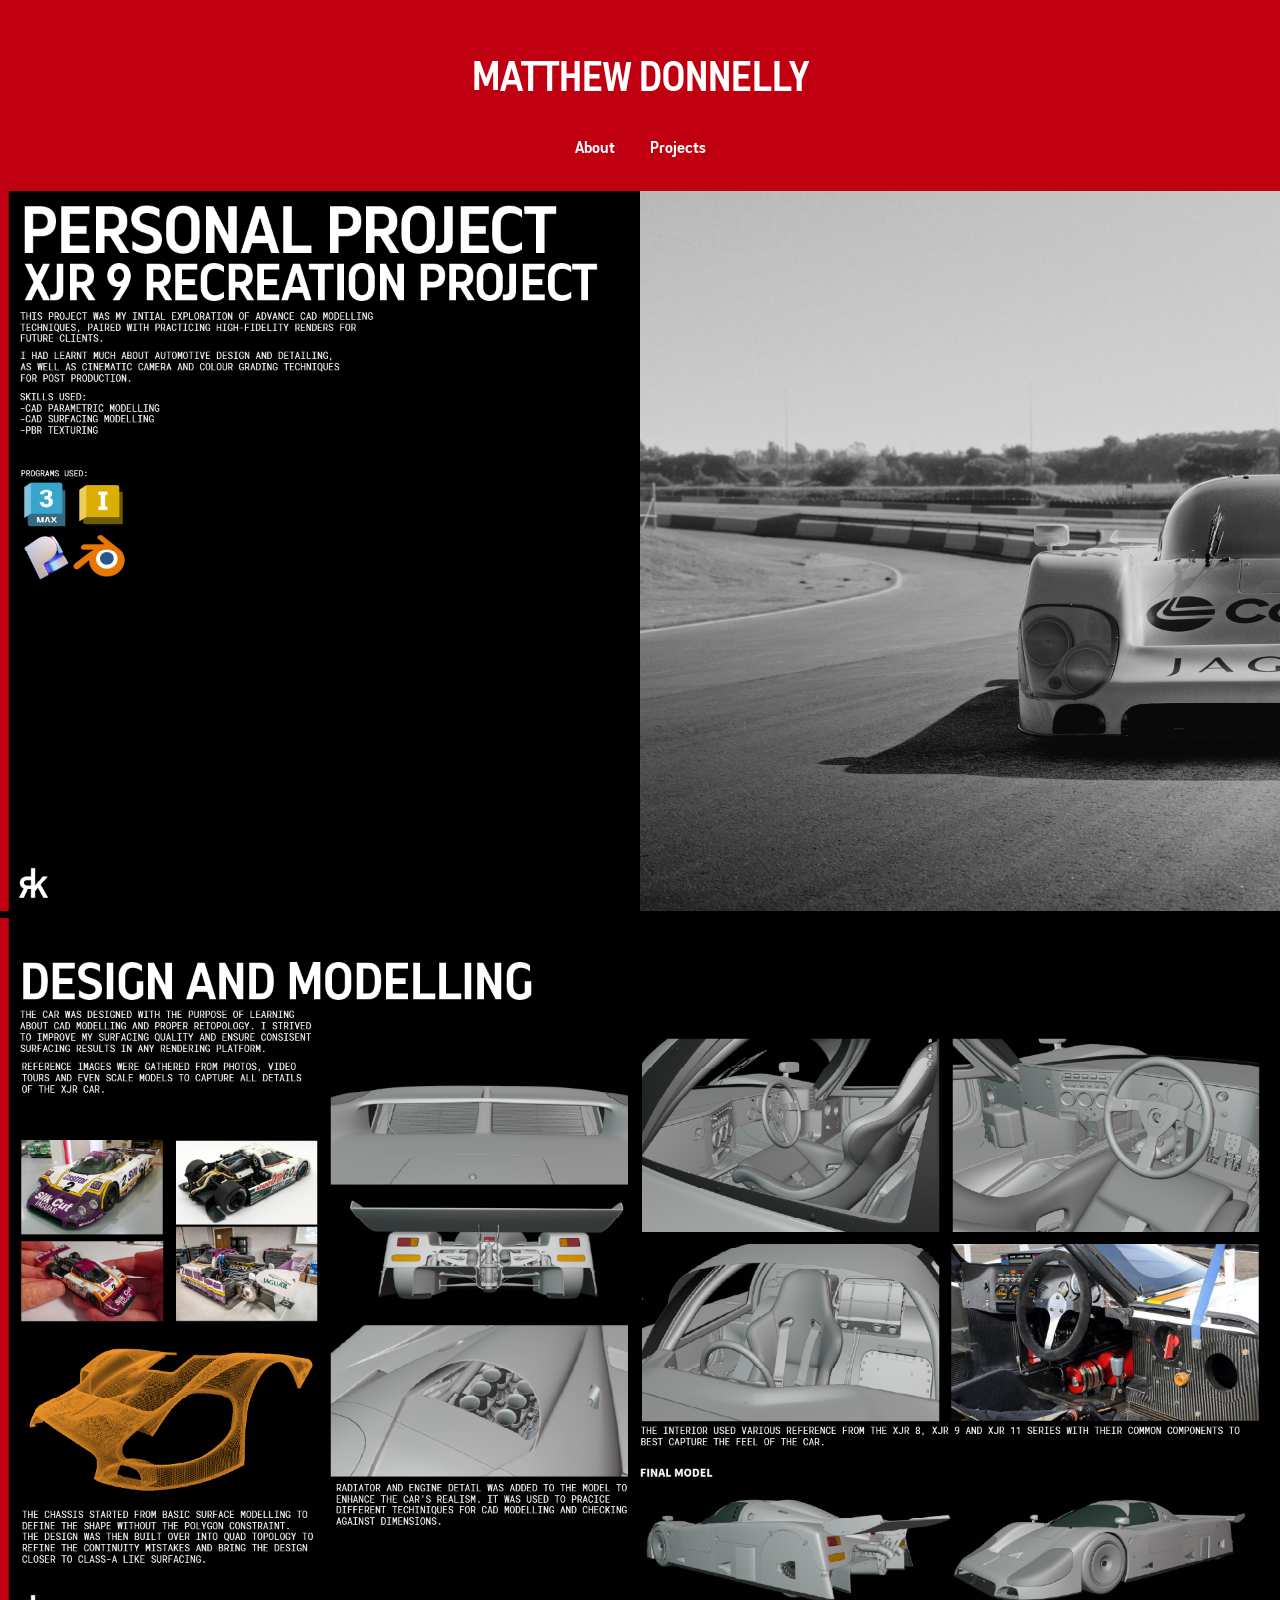
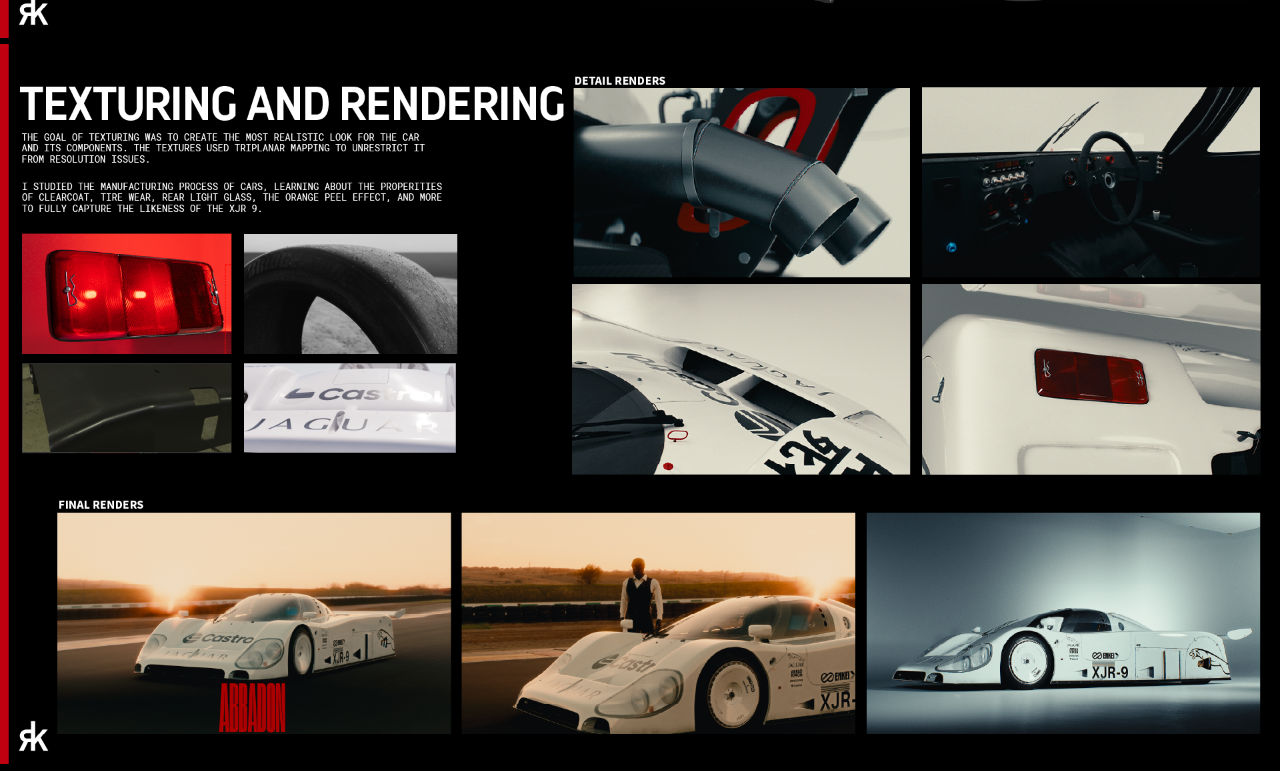
<file: Portfolio_7.html>
<!DOCTYPE html>
<html lang="en">
<head>
    <meta charset="UTF-8">
    <meta name="viewport" content="width=device-width, initial-scale=1.0, user-scalable=no">
    <title>Matthew Donnelly - Mechatronics Engineer and Designer</title>
    <!-- Link to your CSS file -->
    <style>
        @font-face {
  font-family: AndanteDisplayBold;
  src: url(AndanteDisplay-Bold.woff);
}

@font-face {
  font-family: RobotoMono-Regular;
  src: url(RobotoMono-Regular.woff);
}


body {
    font-family: RobotoMono-Regular;
    margin: 0;
    padding: 0;
    line-height: 1.6;
    color: #ffffff;
    background-color: black;
}

.column {
  float: left;
  width: 50%;
  margin: 0;
  display:block;
}

.Image_cont {
    position: relative;

}

.outside {
    position: absolute;
    transition: .3s;
    opacity: 0%;
}

.outside:hover {
    opacity: 100%;
}
.inside {
  width: 100%;
}

.centred {
    text-align: center;
}

.row::after {
  content: "";
  padding: 0;
  margin: 0;
  display:table;
  clear: both;
}

h1 {
    font-size: 90px;
    text-align: center;
}

h2 {
    font-family: AndanteDisplayBold;
    font-size: 60px;
    text-align: center;
}
header {
    background-color: #c00011;
    color: #fff;
    font-family: AndanteDisplayBold;
    text-align: center;
    padding: 1em;
}

.Title {
    font-family: AndanteDisplayBold;
    font-size: 40px;
    color:#ffffff
}

nav ul {
    list-style: none;
    padding: 0;
}

nav ul li {
    display: inline;
    margin: 0 1em;
}

nav a {
    color: #fff;
    text-decoration: none;
}

section {
    padding: 2em;
    max-width: 800px;
    margin: 0 auto;
}

#projects article {
    margin-bottom: 2em;
    border-bottom: 1px solid #ccc;
    padding-bottom: 1em;
}
</style>
</head>
<body>
<header>
<!-- Header - need to change later -->
<h1 class="Title">MATTHEW DONNELLY</h1>
    <nav>
        <ul>
            <li><a href="about.html">About</a></li>
            <li><a href="index.html">Projects</a></li>

        </ul>
    </nav>
</header>

<img src="Images/Portfolio Pieces/No7/1x/Artboard 1.png"  style="width:100%">
<img src="Images/Portfolio Pieces/No7/1x/Artboard 2.png"  style="width:100%">
<img src="Images/Portfolio Pieces/No7/1x/Artboard 3.png"  style="width:100%">

</body>
</html>
</file>
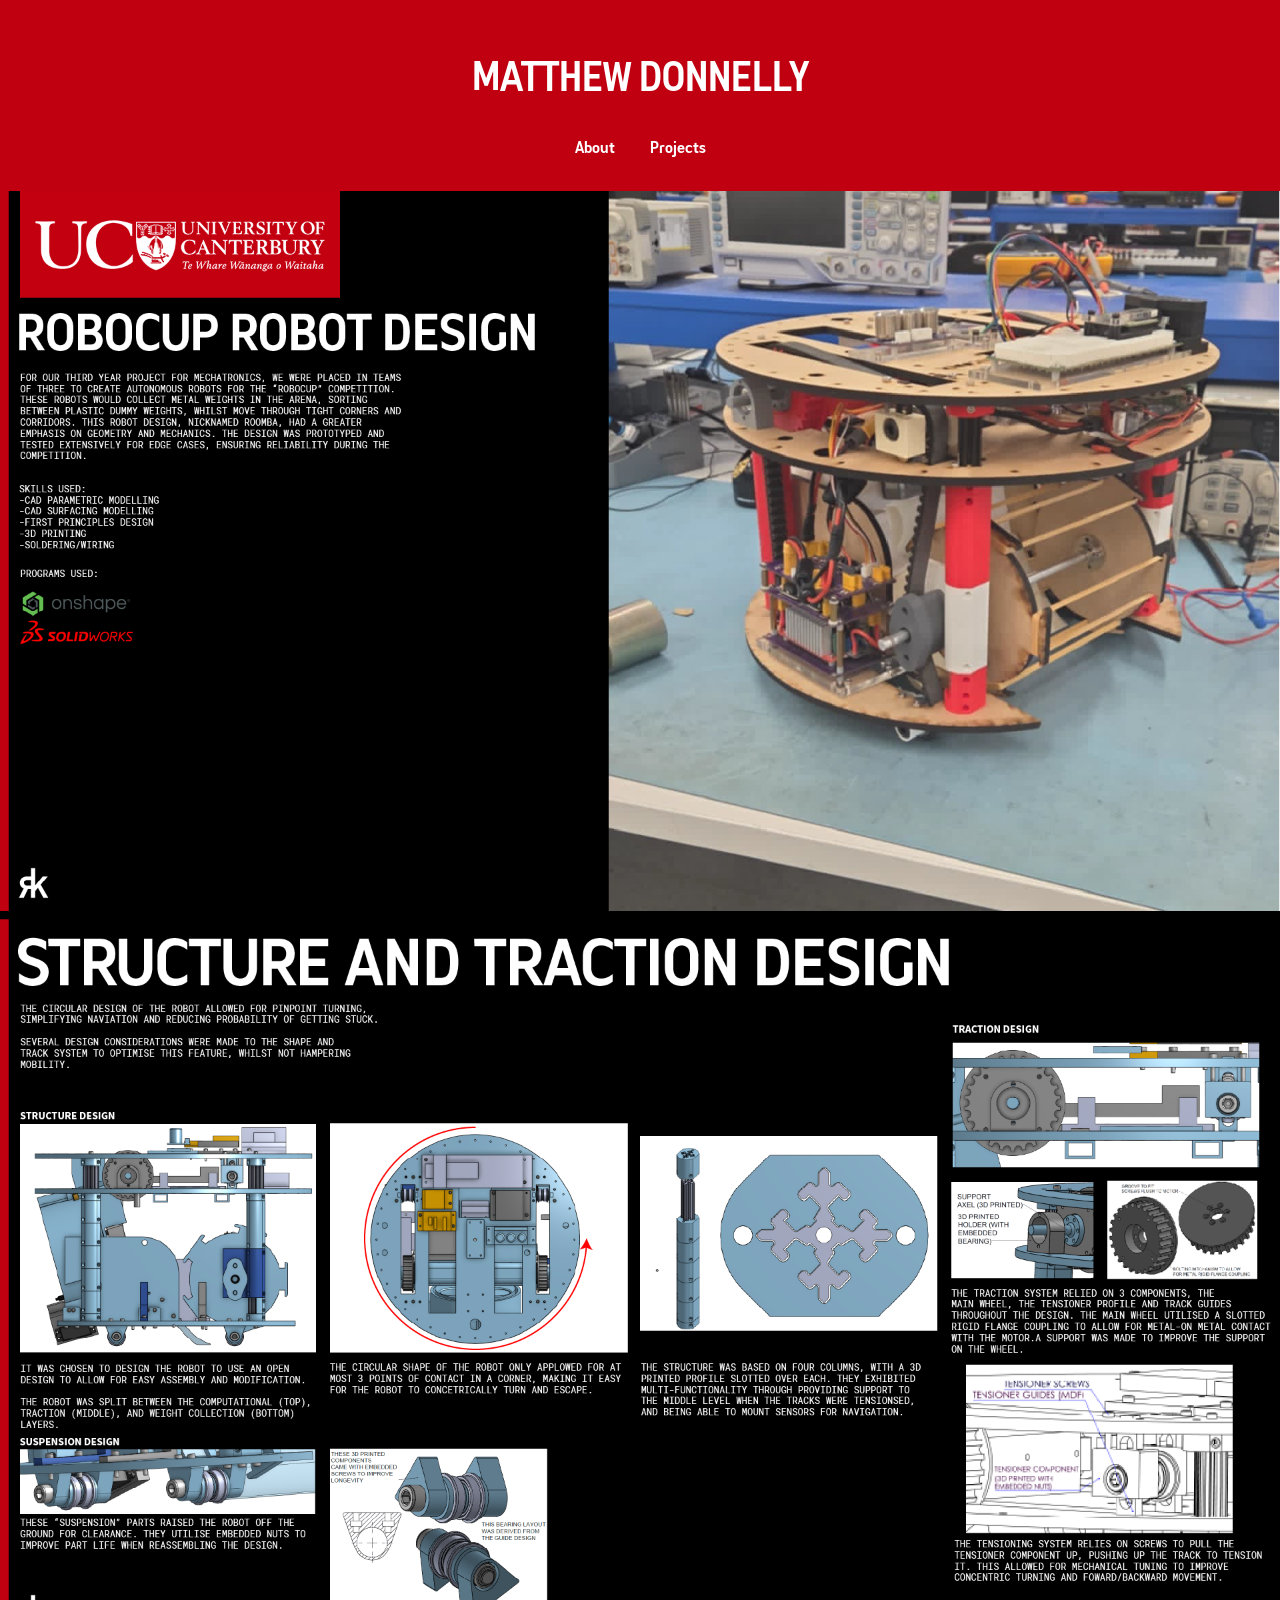
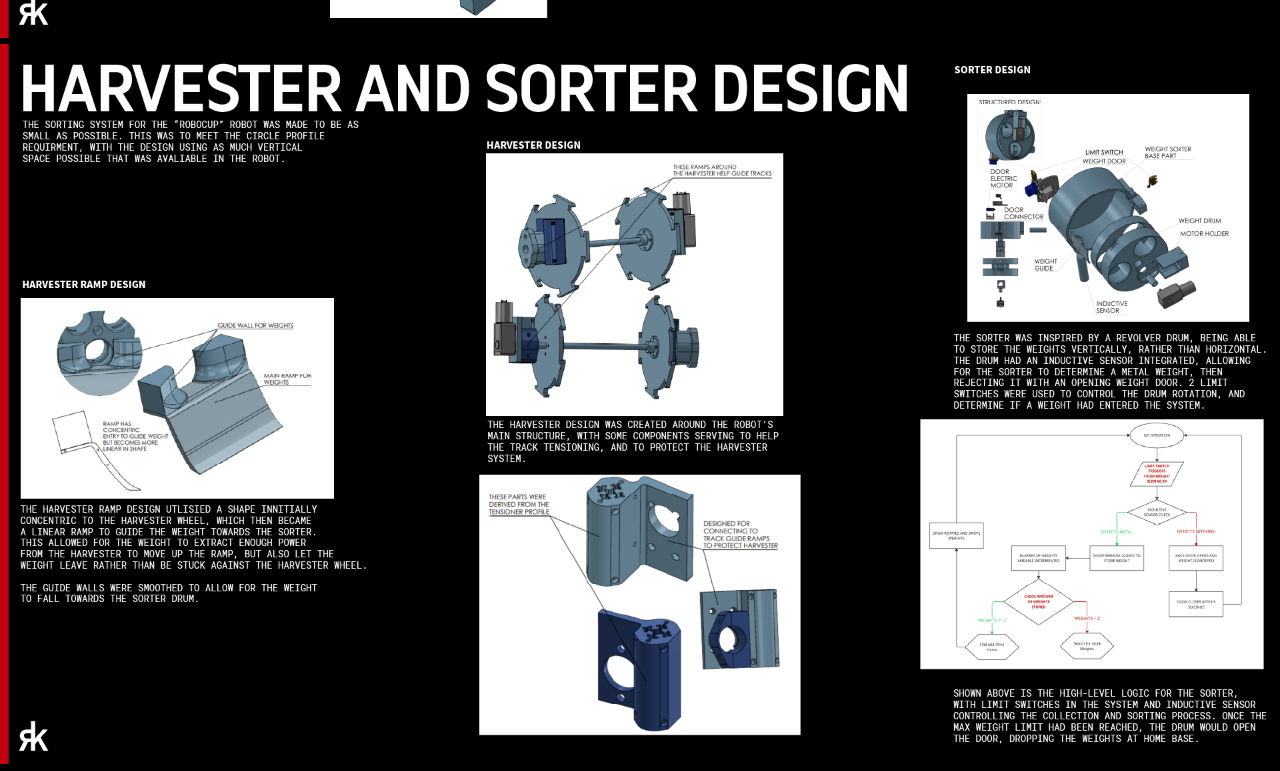
<file: Portfolio_8.html>
<!DOCTYPE html>
<html lang="en">
<head>
    <meta charset="UTF-8">
    <meta name="viewport" content="width=device-width, initial-scale=1.0, user-scalable=no">
    <title>Matthew Donnelly - Mechatronics Engineer and Designer</title>
    <!-- Link to your CSS file -->
    <style>
        @font-face {
  font-family: AndanteDisplayBold;
  src: url(AndanteDisplay-Bold.woff);
}

@font-face {
  font-family: RobotoMono-Regular;
  src: url(RobotoMono-Regular.woff);
}


body {
    font-family: RobotoMono-Regular;
    margin: 0;
    padding: 0;
    line-height: 1.6;
    color: #ffffff;
    background-color: black;
}

.column {
  float: left;
  width: 50%;
  margin: 0;
  display:block;
}

.Image_cont {
    position: relative;

}

.outside {
    position: absolute;
    transition: .3s;
    opacity: 0%;
}

.outside:hover {
    opacity: 100%;
}
.inside {
  width: 100%;
}

.centred {
    text-align: center;
}

.row::after {
  content: "";
  padding: 0;
  margin: 0;
  display:table;
  clear: both;
}

h1 {
    font-size: 90px;
    text-align: center;
}

h2 {
    font-family: AndanteDisplayBold;
    font-size: 60px;
    text-align: center;
}
header {
    background-color: #c00011;
    color: #fff;
    font-family: AndanteDisplayBold;
    text-align: center;
    padding: 1em;
}

.Title {
    font-family: AndanteDisplayBold;
    font-size: 40px;
    color:#ffffff
}

nav ul {
    list-style: none;
    padding: 0;
}

nav ul li {
    display: inline;
    margin: 0 1em;
}

nav a {
    color: #fff;
    text-decoration: none;
}

section {
    padding: 2em;
    max-width: 800px;
    margin: 0 auto;
}

#projects article {
    margin-bottom: 2em;
    border-bottom: 1px solid #ccc;
    padding-bottom: 1em;
}
</style>
</head>
<body>
<header>
<!-- Header - need to change later -->
<h1 class="Title">MATTHEW DONNELLY</h1>
    <nav>
        <ul>
            <li><a href="about.html">About</a></li>
            <li><a href="index.html">Projects</a></li>

        </ul>
    </nav>
</header>

<img src="Images/Portfolio Pieces/No8/1x/Artboard 1.png"  style="width:100%">
<img src="Images/Portfolio Pieces/No8/1x/Artboard 2.png"  style="width:100%">
<img src="Images/Portfolio Pieces/No8/1x/Artboard 3.png"  style="width:100%">

</body>
</html>
</file>
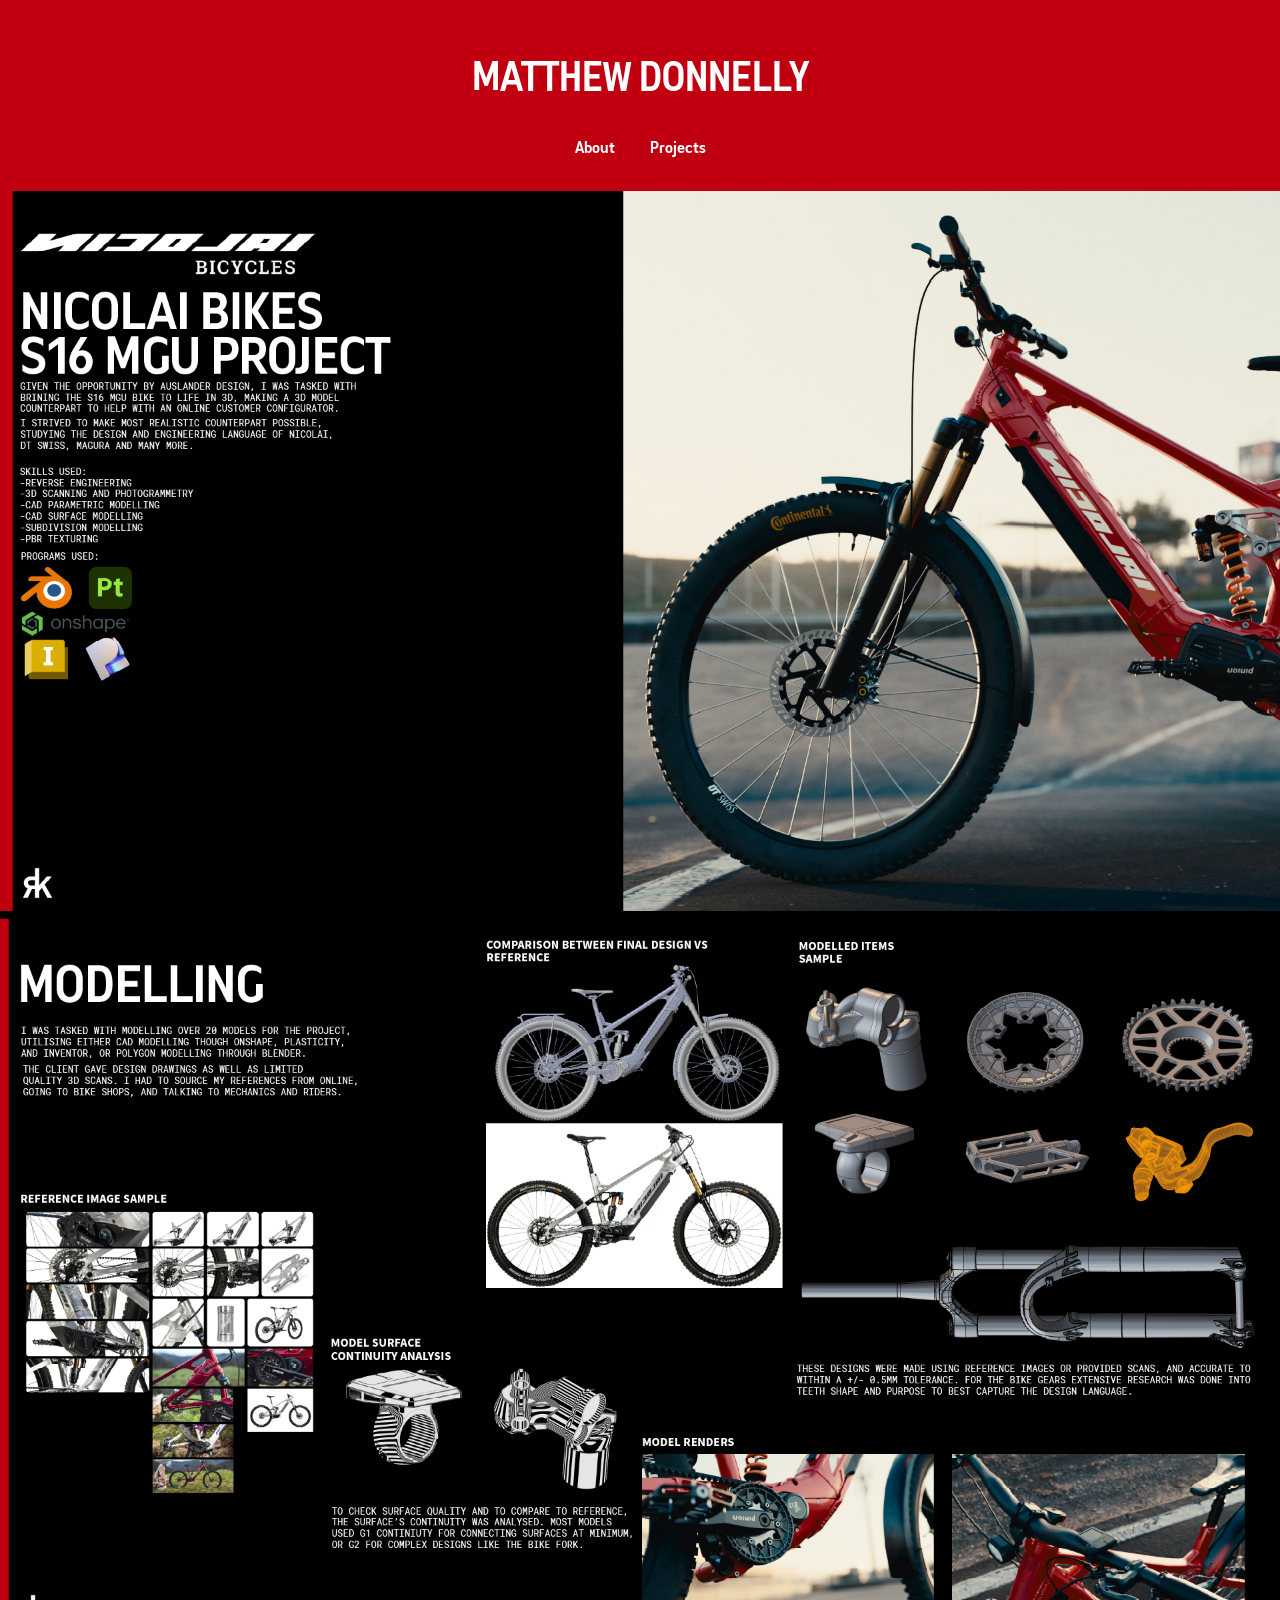
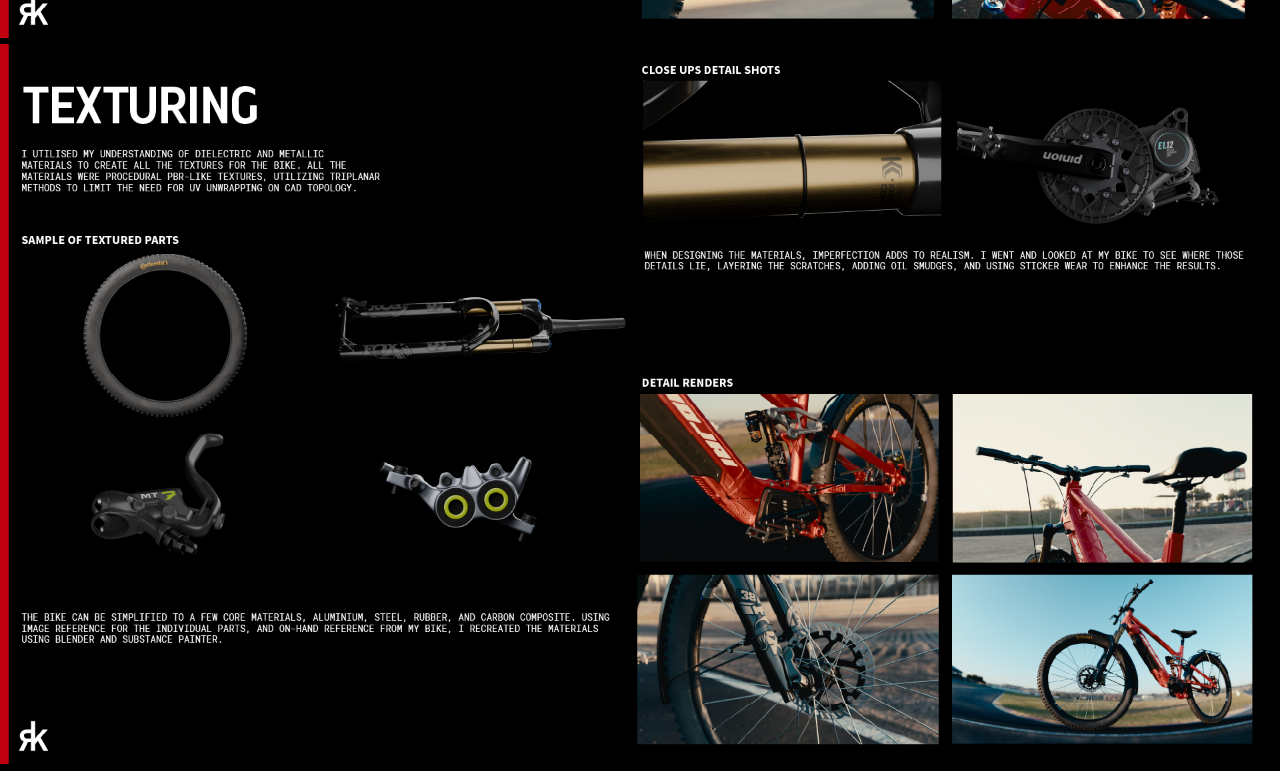
<file: Portfolio_9.html>
<!DOCTYPE html>
<html lang="en">
<head>
    <meta charset="UTF-8">
    <meta name="viewport" content="width=device-width, initial-scale=1.0, user-scalable=no">
    <title>Matthew Donnelly - Mechatronics Engineer and Designer</title>
    <!-- Link to your CSS file -->
    <style>
        @font-face {
  font-family: AndanteDisplayBold;
  src: url(AndanteDisplay-Bold.woff);
}

@font-face {
  font-family: RobotoMono-Regular;
  src: url(RobotoMono-Regular.woff);
}


body {
    font-family: RobotoMono-Regular;
    margin: 0;
    padding: 0;
    line-height: 1.6;
    color: #ffffff;
    background-color: black;
}

.column {
  float: left;
  width: 50%;
  margin: 0;
  display:block;
}

.Image_cont {
    position: relative;

}

.outside {
    position: absolute;
    transition: .3s;
    opacity: 0%;
}

.outside:hover {
    opacity: 100%;
}
.inside {
  width: 100%;
}

.centred {
    text-align: center;
}

.row::after {
  content: "";
  padding: 0;
  margin: 0;
  display:table;
  clear: both;
}

h1 {
    font-size: 90px;
    text-align: center;
}

h2 {
    font-family: AndanteDisplayBold;
    font-size: 60px;
    text-align: center;
}
header {
    background-color: #c00011;
    color: #fff;
    font-family: AndanteDisplayBold;
    text-align: center;
    padding: 1em;
}

.Title {
    font-family: AndanteDisplayBold;
    font-size: 40px;
    color:#ffffff
}

nav ul {
    list-style: none;
    padding: 0;
}

nav ul li {
    display: inline;
    margin: 0 1em;
}

nav a {
    color: #fff;
    text-decoration: none;
}

section {
    padding: 2em;
    max-width: 800px;
    margin: 0 auto;
}

#projects article {
    margin-bottom: 2em;
    border-bottom: 1px solid #ccc;
    padding-bottom: 1em;
}
</style>
</head>
<body>
<header>
<!-- Header - need to change later -->
<h1 class="Title">MATTHEW DONNELLY</h1>
    <nav>
        <ul>
            <li><a href="about.html">About</a></li>
            <li><a href="index.html">Projects</a></li>

        </ul>
    </nav>
</header>

<img src="Images/Portfolio Pieces/No9/1x/Artboard 1.png"  style="width:100%">
<img src="Images/Portfolio Pieces/No9/1x/Artboard 2.png"  style="width:100%">
<img src="Images/Portfolio Pieces/No9/1x/Artboard 3.png"  style="width:100%">

</body>
</html>
</file>
